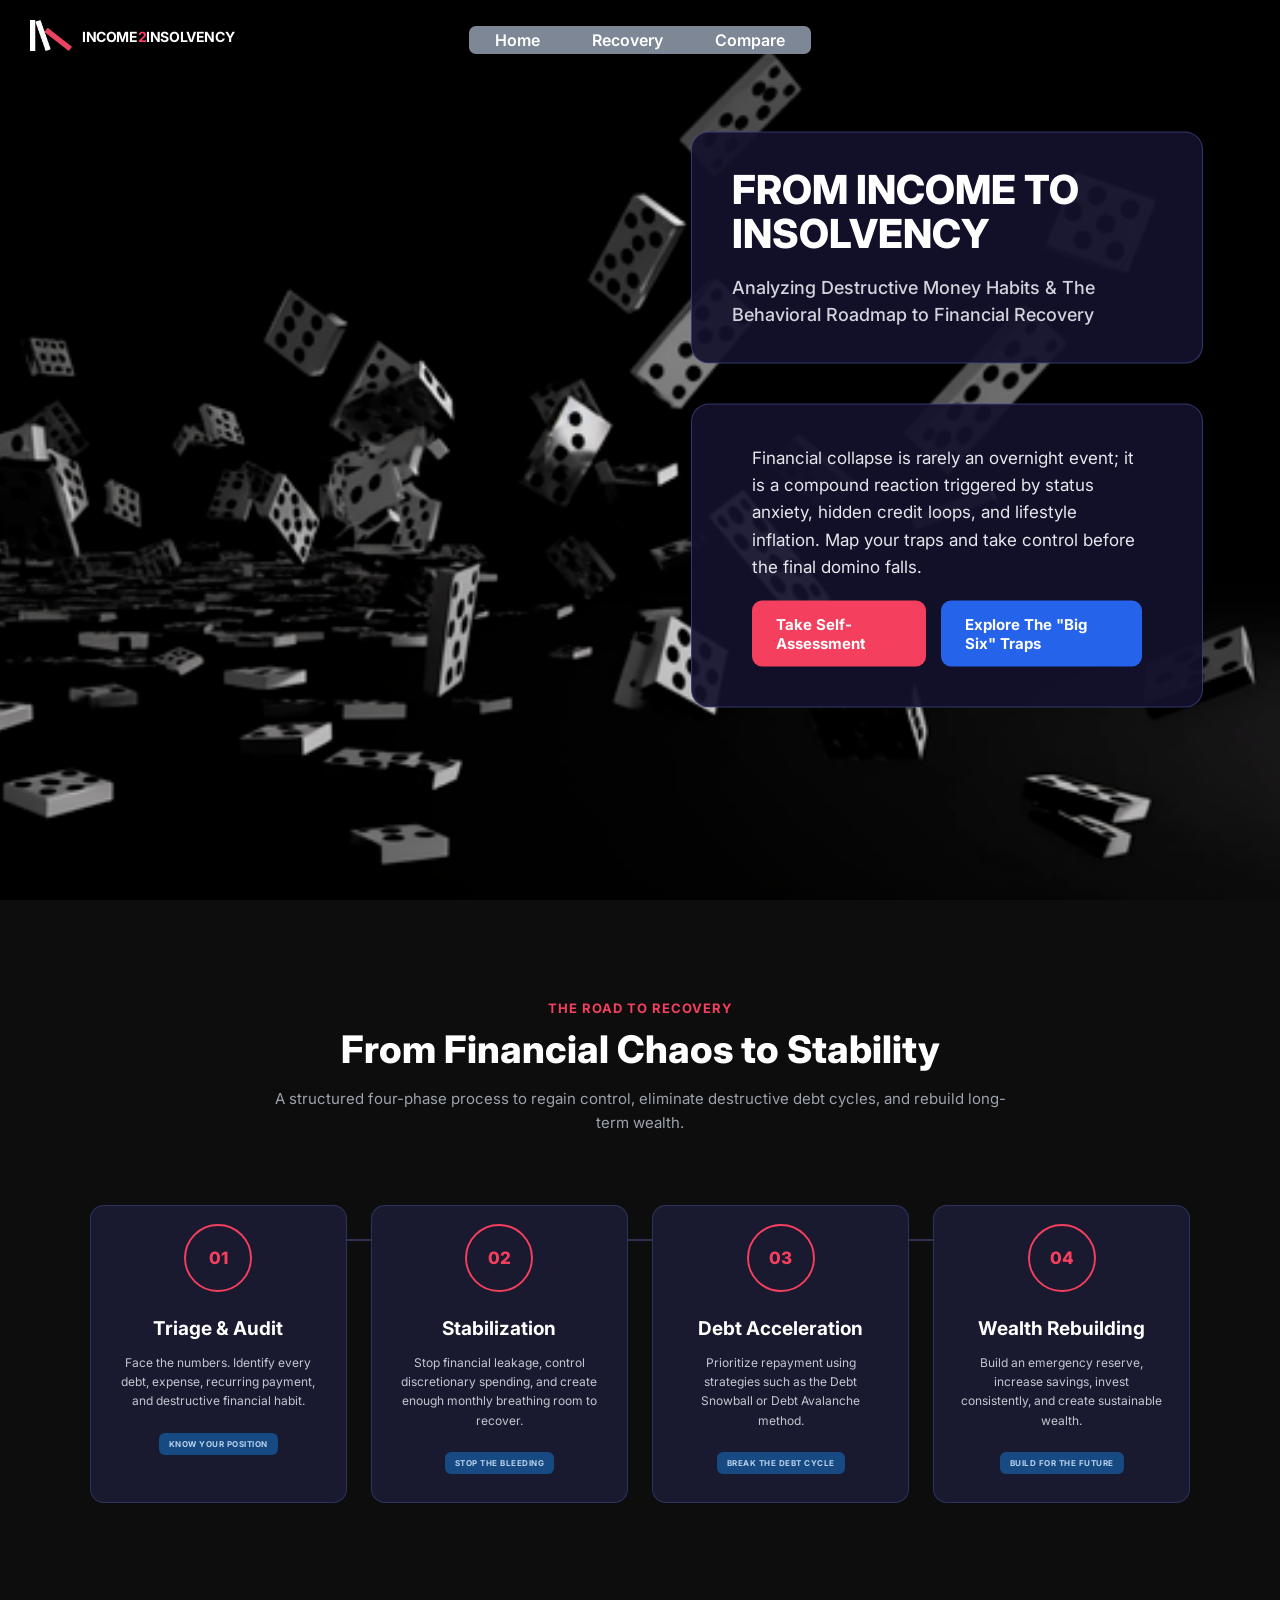
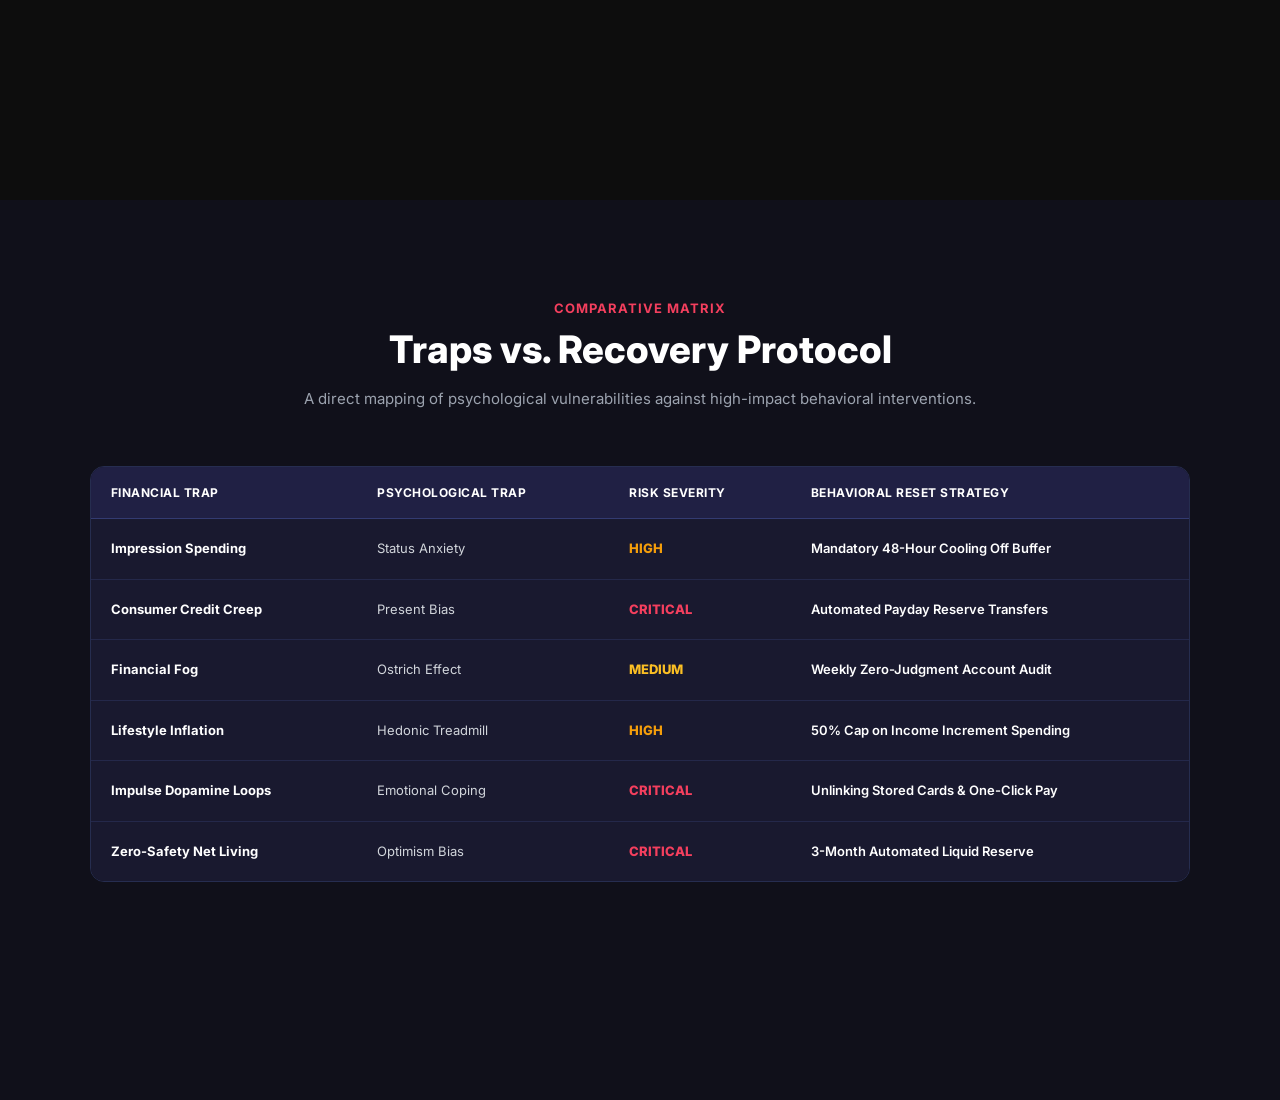
<file: index.html>
<!DOCTYPE html>
<html lang="en">

<head>
    <meta charset="UTF-8">
    <meta name="viewport" content="width=device-width, initial-scale=1.0">

    <link rel="stylesheet" href="css/style.css">

    <link rel="preconnect" href="https://fonts.googleapis.com">
    <link rel="preconnect" href="https://fonts.gstatic.com" crossorigin>
    <link href="https://fonts.googleapis.com/css2?family=Inter:wght@400;500;600;700;800&display=swap" rel="stylesheet">

    <title>Income2Insolvency</title>
</head>

<body>

    <main class="home" id="home">

        <!-- Background -->
        <img class="cover-test" src="assets/coverimage.png" alt="Cover image">


        <!-- Navbar -->
        <header class="navbar">

            <div class="brand">

                <div class="logo">
                    <img src="assets/logo.png" alt="Income2Insolvency logo">
                </div>

                <div class="letter">
                    <span class="text">
                        INCOME<span>2</span>INSOLVENCY
                    </span>
                </div>

            </div>


            <nav class="nav-links">
                <a href="#home">Home</a>
                <a href="#recovery">Recovery</a>
                <a href="#compare">Compare</a>
            </nav>

        </header>


        <!-- Hero Content -->
        <div class="hero-content">

            <div class="title-card">

                <h2>FROM INCOME TO INSOLVENCY</h2>

                <p>
                    Analyzing Destructive Money Habits &
                    The Behavioral Roadmap to Financial Recovery
                </p>

            </div>


            <div class="description-card">

                <p>
                    Financial collapse is rarely an overnight event; it is a
                    compound reaction triggered by status anxiety, hidden
                    credit loops, and lifestyle inflation. Map your traps and
                    take control before the final domino falls.
                </p>


                <div class="buttons">

                    <a href="quiz.html" class="btn btn-primary">
                        Take Self-Assessment
                    </a>

                    <a href="bigsix.html" class="btn btn-secondary">
                        Explore The "Big Six" Traps
                    </a>

                </div>

            </div>

        </div>

    </main>


    <!-- Road to Recovery will be added here -->

    <!-- =========================
     ROAD TO RECOVERY
     ========================= -->

    <section class="recovery" id="recovery">

        <div class="recovery-header">

            <p class="section-label">
                THE ROAD TO RECOVERY
            </p>

            <h1>
                From Financial Chaos to Stability
            </h1>

            <p class="recovery-intro">
                A structured four-phase process to regain control,
                eliminate destructive debt cycles, and rebuild long-term wealth.
            </p>

        </div>


        <div class="recovery-road">

            <!-- Phase 01 -->
            <article class="recovery-card">

                <div class="phase-number">
                    01
                </div>

                <div class="phase-content">

                    <h2>
                        Triage &amp; Audit
                    </h2>

                    <p>
                        Face the numbers. Identify every debt, expense,
                        recurring payment, and destructive financial habit.
                    </p>

                    <span class="phase-action">
                        KNOW YOUR POSITION
                    </span>

                </div>

            </article>


            <!-- Phase 02 -->
            <article class="recovery-card">

                <div class="phase-number">
                    02
                </div>

                <div class="phase-content">

                    <h2>
                        Stabilization
                    </h2>

                    <p>
                        Stop financial leakage, control discretionary spending,
                        and create enough monthly breathing room to recover.
                    </p>

                    <span class="phase-action">
                        STOP THE BLEEDING
                    </span>

                </div>

            </article>


            <!-- Phase 03 -->
            <article class="recovery-card">

                <div class="phase-number">
                    03
                </div>

                <div class="phase-content">

                    <h2>
                        Debt Acceleration
                    </h2>

                    <p>
                        Prioritize repayment using strategies such as the
                        Debt Snowball or Debt Avalanche method.
                    </p>

                    <span class="phase-action">
                        BREAK THE DEBT CYCLE
                    </span>

                </div>

            </article>


            <!-- Phase 04 -->
            <article class="recovery-card">

                <div class="phase-number">
                    04
                </div>

                <div class="phase-content">

                    <h2>
                        Wealth Rebuilding
                    </h2>

                    <p>
                        Build an emergency reserve, increase savings,
                        invest consistently, and create sustainable wealth.
                    </p>

                    <span class="phase-action">
                        BUILD FOR THE FUTURE
                    </span>

                </div>

            </article>

        </div>

    </section>


    <!-- =========================
     COMPARATIVE MATRIX
========================= -->

    <section class="compare" id="compare">

        <div class="compare-header">

            <p class="section-label">
                COMPARATIVE MATRIX
            </p>

            <h1>
                Traps vs. Recovery Protocol
            </h1>

            <p class="compare-intro">
                A direct mapping of psychological vulnerabilities
                against high-impact behavioral interventions.
            </p>

        </div>


        <div class="matrix-container">

            <table class="matrix">

                <thead>
                    <tr>
                        <th>Financial Trap</th>
                        <th>Psychological Trap</th>
                        <th>Risk Severity</th>
                        <th>Behavioral Reset Strategy</th>
                    </tr>
                </thead>


                <tbody>

                    <tr>
                        <td>Impression Spending</td>
                        <td>Status Anxiety</td>
                        <td>
                            <span class="severity high">HIGH</span>
                        </td>
                        <td>Mandatory 48-Hour Cooling Off Buffer</td>
                    </tr>


                    <tr>
                        <td>Consumer Credit Creep</td>
                        <td>Present Bias</td>
                        <td>
                            <span class="severity critical">CRITICAL</span>
                        </td>
                        <td>Automated Payday Reserve Transfers</td>
                    </tr>


                    <tr>
                        <td>Financial Fog</td>
                        <td>Ostrich Effect</td>
                        <td>
                            <span class="severity medium">MEDIUM</span>
                        </td>
                        <td>Weekly Zero-Judgment Account Audit</td>
                    </tr>


                    <tr>
                        <td>Lifestyle Inflation</td>
                        <td>Hedonic Treadmill</td>
                        <td>
                            <span class="severity high">HIGH</span>
                        </td>
                        <td>50% Cap on Income Increment Spending</td>
                    </tr>


                    <tr>
                        <td>Impulse Dopamine Loops</td>
                        <td>Emotional Coping</td>
                        <td>
                            <span class="severity critical">CRITICAL</span>
                        </td>
                        <td>Unlinking Stored Cards &amp; One-Click Pay</td>
                    </tr>


                    <tr>
                        <td>Zero-Safety Net Living</td>
                        <td>Optimism Bias</td>
                        <td>
                            <span class="severity critical">CRITICAL</span>
                        </td>
                        <td>3-Month Automated Liquid Reserve</td>
                    </tr>

                </tbody>

            </table>

        </div>

    </section>



</body>

</html>
</file>
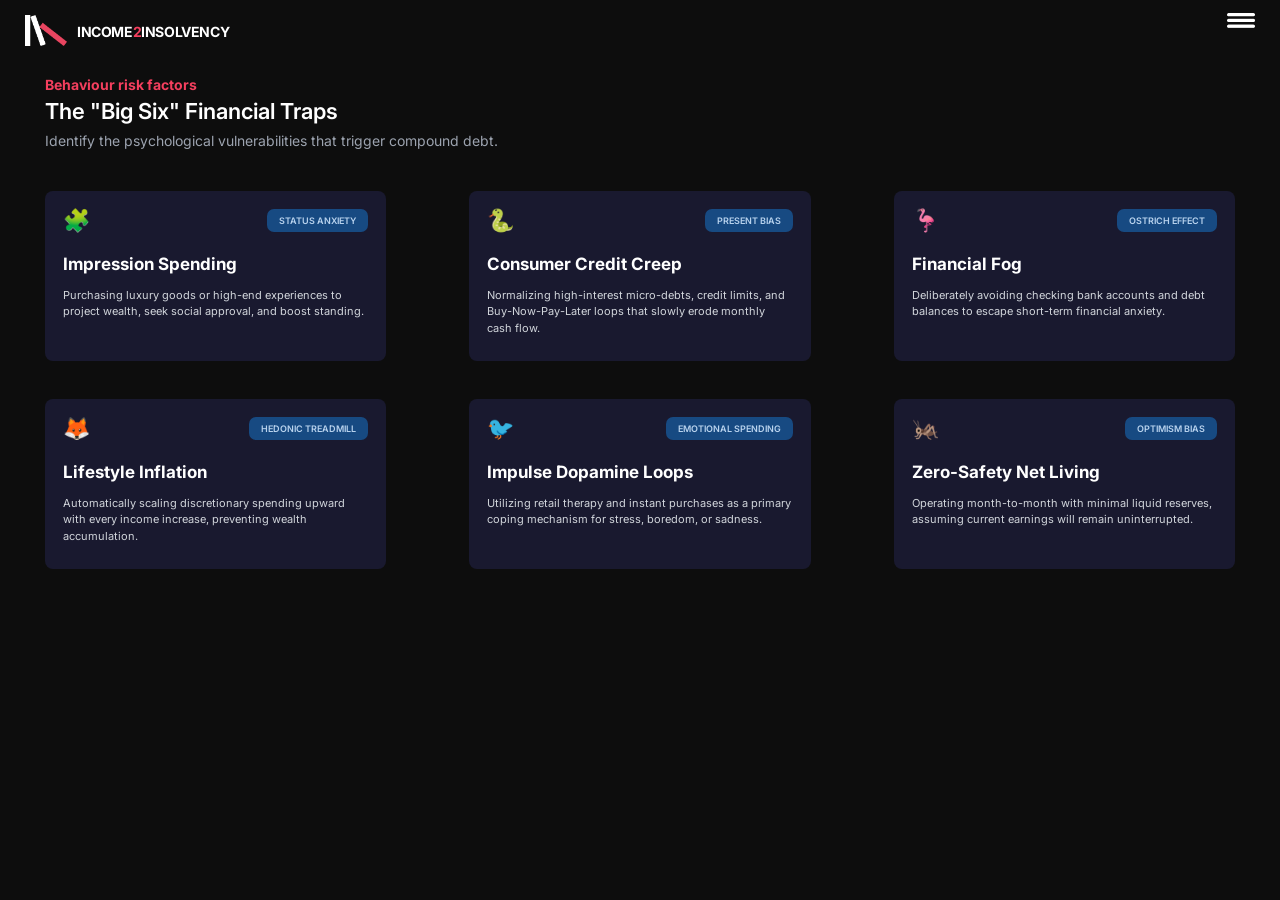
<file: bigsix.html>
<!DOCTYPE html>
<html lang="en">

<head>
    <meta charset="UTF-8">
    <meta name="viewport" content="width=device-width, initial-scale=1.0">

    <link rel="stylesheet" href="css/style.css">

    <link rel="preconnect" href="https://fonts.googleapis.com">
    <link rel="preconnect" href="https://fonts.gstatic.com" crossorigin>

    <link
        href="https://fonts.googleapis.com/css2?family=Inter:wght@400;500;600;700;800&display=swap"
        rel="stylesheet">

    <title>Big Six | Income2Insolvency</title>
</head>

<body>

    <main class="big-six">

        <!-- HEADER -->
        <header class="page-header">

            <div class="brand">

                <div class="logo">
                    <img
                        src="assets/logo.png"
                        alt="Income2Insolvency logo"
                    >
                </div>

                <div class="letter">
                    <span class="text">
                        INCOME<span>2</span>INSOLVENCY
                    </span>
                </div>

            </div>

            <div class="menu">
                <img src="assets/ham.png" alt="Menu">
            </div>

        </header>


        <!-- INTRODUCTION -->
        <section class="big-six-intro">

            <p class="section-label">
                Behaviour risk factors
            </p>

            <h1>
                The "Big Six" Financial Traps
            </h1>

            <p class="intro-text">
                Identify the psychological vulnerabilities that trigger compound debt.
            </p>

        </section>


        <!-- SIX FINANCIAL TRAPS -->
        <section class="traps">

            <!-- CARD 1 -->
            <article class="trap-card">

                <div class="trap-top">
                    <span class="trap-icon">🧩</span>
                    <span class="trap-tag">STATUS ANXIETY</span>
                </div>

                <h2>
                    Impression Spending
                </h2>

                <p>
                    Purchasing luxury goods or high-end experiences
                    to project wealth, seek social approval, and boost
                    standing.
                </p>

            </article>


            <!-- CARD 2 -->
            <article class="trap-card">

                <div class="trap-top">
                    <span class="trap-icon">🐍</span>
                    <span class="trap-tag">PRESENT BIAS</span>
                </div>

                <h2>
                    Consumer Credit Creep
                </h2>

                <p>
                    Normalizing high-interest micro-debts, credit limits,
                    and Buy-Now-Pay-Later loops that slowly erode
                    monthly cash flow.
                </p>

            </article>


            <!-- CARD 3 -->
            <article class="trap-card">

                <div class="trap-top">
                    <span class="trap-icon">🦩</span>
                    <span class="trap-tag">OSTRICH EFFECT</span>
                </div>

                <h2>
                    Financial Fog
                </h2>

                <p>
                    Deliberately avoiding checking bank accounts and
                    debt balances to escape short-term financial anxiety.
                </p>

            </article>


            <!-- CARD 4 -->
            <article class="trap-card">

                <div class="trap-top">
                    <span class="trap-icon">🦊</span>
                    <span class="trap-tag">HEDONIC TREADMILL</span>
                </div>

                <h2>
                    Lifestyle Inflation
                </h2>

                <p>
                    Automatically scaling discretionary spending upward
                    with every income increase, preventing wealth accumulation.
                </p>

            </article>


            <!-- CARD 5 -->
            <article class="trap-card">

                <div class="trap-top">
                    <span class="trap-icon">🐦</span>
                    <span class="trap-tag">EMOTIONAL SPENDING</span>
                </div>

                <h2>
                    Impulse Dopamine Loops
                </h2>

                <p>
                    Utilizing retail therapy and instant purchases as a
                    primary coping mechanism for stress, boredom, or sadness.
                </p>

            </article>


            <!-- CARD 6 -->
            <article class="trap-card">

                <div class="trap-top">
                    <span class="trap-icon">🦗</span>
                    <span class="trap-tag">OPTIMISM BIAS</span>
                </div>

                <h2>
                    Zero-Safety Net Living
                </h2>

                <p>
                    Operating month-to-month with minimal liquid reserves,
                    assuming current earnings will remain uninterrupted.
                </p>

            </article>

        </section>

    </main>

</body>

</html>
</file>
<file: css/style.css>
/* =========================
   GLOBAL
========================= */

* {
    margin: 0;
    padding: 0;
    box-sizing: border-box;
}

body {
    font-family: "Inter", sans-serif;
}


/* =========================
   HOME PAGE
========================= */

.home {
    position: relative;
    width: 100%;
    height: 100vh;
    overflow: visible;
}

.cover-test {
    position: absolute;
    inset: 0;
    width: 100%;
    height: 100%;
    object-fit: cover;
    z-index: 1;
}


/* =========================
   HOME NAVBAR
========================= */

.navbar {
    position: fixed;
    top: 20px;
    left: 30px;
    right: 30px;

    height: 40px;

    z-index: 100;

    display: flex;
    align-items: center;
    justify-content: center;
}


/* Logo */

.navbar .brand {
    position: absolute;
    left: 0;
    top: 0;

    display: flex;
    align-items: center;
    gap: 10px;
}

.navbar .logo img {
    width: 42px;
    height: auto;
    display: block;
}

.navbar .letter .text {
    color: #ffffff;
    font-size: 14px;
    font-weight: 700;
    letter-spacing: -0.4px;
}

.navbar .letter .text span {
    color: #f43f5e;
}


/* Navigation pill */

.nav-links {
    display: flex;
    align-items: center;

    background: #7d8795;
    border-radius: 7px;

    overflow: hidden;
}

.nav-links a {
    color: #ffffff;
    text-decoration: none;

    font-size: 16px;
    font-weight: 600;

    padding: 4px 26px;

    transition: background 0.2s ease;
}

.nav-links a:hover {
    background: rgba(255, 255, 255, 0.12);
}


/* =========================
   OLD MENU
========================= */

.menu {
    display: none;
}


/* =========================
   HOME HERO
========================= */

.hero-content {
    position: absolute;
    top: 43%;
    right: 6%;

    transform: translateY(-50%);

    width: 40%;

    z-index: 5;
}


/* =========================
   TITLE CARD
========================= */

.title-card {
    margin-top: 65px;

    background: rgba(20, 18, 45, 0.92);

    border: 1px solid rgba(80, 100, 180, 0.5);

    border-radius: 18px;

    padding: 35px 40px;
}

.title-card h2 {
    color: #ffffff;

    font-size: 40px;
    font-weight: 800;

    line-height: 1.1;

    margin-bottom: 18px;
}

.title-card p {
    color: #d1d5db;

    font-size: 18px;
    font-weight: 500;

    line-height: 1.5;
}


/* =========================
   DESCRIPTION CARD
========================= */

.description-card {
    margin-top: 40px;

    background: rgba(20, 18, 45, 0.92);

    border: 1px solid rgba(80, 100, 180, 0.5);

    border-radius: 18px;

    padding: 40px 60px;
}

.description-card p {
    color: #e5e7eb;

    font-size: 17px;
    font-weight: 400;

    line-height: 1.6;
}


/* =========================
   BUTTONS
========================= */

.buttons {
    display: flex;
    gap: 15px;

    margin-top: 20px;
}

.btn {
    display: inline-flex;

    align-items: center;
    justify-content: center;

    padding: 14px 24px;

    border-radius: 10px;

    text-decoration: none;

    font-size: 15px;
    font-weight: 700;

    transition: 0.2s ease;
}

.btn-primary {
    background: #f43f5e;
    color: #ffffff;
}

.btn-secondary {
    background: #2563eb;
    color: #ffffff;
}

.btn:hover {
    transform: translateY(-2px);
    opacity: 0.9;
}


/* =========================================================
   BIG SIX PAGE
========================================================= */

.big-six {
    width: 100%;
    min-height: 100vh;

    background: #0d0d0d;
    color: #ffffff;

    padding: 10px 20px 20px;

    display: flex;
    flex-direction: column;

    overflow: hidden;
}


/* =========================
   BIG SIX HEADER
========================= */

.page-header {
    position: relative;
    width: 100%;
    height: 48px;
    flex-shrink: 0;
}


/* Logo */

.page-header .brand {
    position: absolute;

    top: 5px;
    left: 5px;

    display: flex;
    align-items: center;

    gap: 10px;

    z-index: 5;
}

.page-header .logo {
    display: flex;
    align-items: center;
}

.page-header .logo img {
    width: 42px;
    height: auto;
    display: block;
}


/* Logo text */

.page-header .letter {
    display: block;
}

.page-header .letter .text {
    color: #ffffff;

    font-size: 14px;
    font-weight: 700;

    letter-spacing: -0.4px;

    white-space: nowrap;
}

.page-header .letter .text span {
    color: #f43f5e;
}


/* Menu */

.page-header .menu {
    position: absolute;

    top: 3px;
    right: 5px;

    display: block;

    z-index: 5;
}

.page-header .menu img {
    width: 28px;
    height: auto;
    display: block;
}

/* =========================
   INTRO
========================= */

.big-six-intro {
    width: 100%;

    background: #0d0d0d;

    padding: 18px 25px 0;

    flex-shrink: 0;
}

.section-label {
    color: #f43f5e;

    font-size: 14px;
    font-weight: 700;

    margin-bottom: 5px;
}

.big-six-intro h1 {
    color: #ffffff;

    font-size: 22px;
    font-weight: 600;

    margin-bottom: 7px;
}

.intro-text {
    color: #9ca3af;

    font-size: 14px;

    line-height: 1.4;
}


/* =========================
   CARD GRID
========================= */

.traps {
    width: 100%;

    background: #0d0d0d;

    padding: 40px 25px 45px;

    display: grid;

    grid-template-columns: repeat(3, minmax(0, 1fr));

    column-gap: 7%;
    row-gap: 38px;

    flex: 1;

    align-content: start;
}


/* =========================
   CARDS
========================= */

.trap-card {
    background: #19192f;

    border-radius: 8px;

    padding: 18px;

    height: 170px;

    transition:
        transform 0.2s ease,
        background 0.2s ease;
}

.trap-card:hover {
    transform: translateY(-4px);

    background: #1d1d36;
}


/* =========================
   CARD TOP
========================= */

.trap-top {
    display: flex;

    align-items: center;
    justify-content: space-between;

    margin-bottom: 22px;
}

.trap-icon {
    font-size: 22px;

    line-height: 1;
}

.trap-tag {
    background: #174a82;

    color: #b9d3ee;

    padding: 6px 12px;

    border-radius: 7px;

    font-size: 9px;
    font-weight: 600;

    white-space: nowrap;
}


/* =========================
   CARD TEXT
========================= */

.trap-card h2 {
    color: #ffffff;

    font-size: 17px;
    font-weight: 700;

    margin-bottom: 13px;
}

.trap-card p {
    color: #d1d5db;

    font-size: 11px;

    line-height: 1.5;
}


/* =========================================================
   RESPONSIVE
========================================================= */

@media (max-width: 1100px) {

    .traps {
        column-gap: 40px;
    }

    .trap-card h2 {
        font-size: 14px;
    }

    .trap-card p {
        font-size: 9px;
    }
}


@media (max-width: 900px) {

    .traps {
        grid-template-columns: repeat(2, 1fr);

        column-gap: 30px;
        row-gap: 30px;
    }

    .hero-content {
        width: 55%;
    }

    .nav-links a {
        padding: 4px 18px;
    }
}


@media (max-width: 600px) {

    /* =========================
       HOME
    ========================= */

    .navbar {
        left: 15px;
        right: 15px;
    }

    .navbar .logo img {
        width: 36px;
    }

    .navbar .letter .text {
        font-size: 11px;
    }

    .nav-links a {
        font-size: 12px;
        padding: 5px 10px;
    }

    .hero-content {
        width: 90%;
        right: 5%;
    }

    .title-card {
        padding: 25px;
    }

    .title-card h2 {
        font-size: 30px;
    }

    .description-card {
        padding: 25px;
    }

    .buttons {
        flex-direction: column;
    }

    .btn {
        width: 100%;
    }


    /* =========================
       BIG SIX
    ========================= */

    .big-six {
        padding: 10px 12px 20px;

        overflow: auto;
    }

    .big-six-intro {
        padding: 20px 12px 0;
    }

    .traps {
        grid-template-columns: 1fr;

        padding: 30px 12px;

        row-gap: 20px;
    }

    .trap-card {
        height: auto;

        min-height: 150px;
    }
}

/* =========================================================
   ROAD TO RECOVERY
========================================================= */

.recovery {
    width: 100%;
    min-height: 100vh;

    background: #0d0d0d;
    color: #ffffff;

    padding: 100px 7% 110px;

    position: relative;
}


/* =========================
   RECOVERY HEADER
========================= */

.recovery-header {
    max-width: 750px;

    margin: 0 auto 70px;

    text-align: center;
}

.recovery-header .section-label {
    color: #f43f5e;

    font-size: 13px;
    font-weight: 700;

    letter-spacing: 1px;

    margin-bottom: 10px;
}

.recovery-header h1 {
    color: #ffffff;

    font-size: 38px;
    font-weight: 800;

    margin-bottom: 15px;
}

.recovery-intro {
    color: #9ca3af;

    font-size: 15px;
    line-height: 1.6;
}


/* =========================
   RECOVERY ROAD
========================= */

.recovery-road {
    width: 100%;

    display: grid;

    grid-template-columns: repeat(4, 1fr);

    gap: 24px;

    position: relative;
}


/* Connecting line */

.recovery-road::before {
    content: "";

    position: absolute;

    top: 34px;
    left: 8%;
    right: 8%;

    height: 2px;

    background: #30304d;

    z-index: 1;
}


/* =========================
   RECOVERY CARD
========================= */

.recovery-card {
    position: relative;

    background: #19192f;

    border: 1px solid rgba(80, 100, 180, 0.35);

    border-radius: 14px;

    padding: 0 24px 28px;

    z-index: 2;

    transition:
        transform 0.2s ease,
        border-color 0.2s ease;
}

.recovery-card:hover {
    transform: translateY(-5px);

    border-color: rgba(244, 63, 94, 0.5);
}


/* =========================
   PHASE NUMBER
========================= */

.phase-number {
    width: 68px;
    height: 68px;

    margin: 18px auto 25px;

    display: flex;

    align-items: center;
    justify-content: center;

    background: #19192f;

    border: 2px solid #f43f5e;

    border-radius: 50%;

    color: #f43f5e;

    font-size: 17px;
    font-weight: 800;
}


/* =========================
   PHASE CONTENT
========================= */

.phase-content {
    text-align: center;
}

.phase-content h2 {
    color: #ffffff;

    font-size: 19px;
    font-weight: 700;

    margin-bottom: 13px;
}

.phase-content p {
    color: #c5c7d0;

    font-size: 12px;

    line-height: 1.6;

    margin-bottom: 20px;
}

.phase-action {
    display: inline-block;

    background: #174a82;

    color: #b9d3ee;

    padding: 6px 10px;

    border-radius: 6px;

    font-size: 8px;
    font-weight: 700;

    letter-spacing: 0.5px;
}

/* =========================================================
   COMPARATIVE MATRIX
========================================================= */

.compare {
    width: 100%;
    min-height: 100vh;

    background: #10101a;
    color: #ffffff;

    padding: 100px 7%;
}


/* =========================
   MATRIX HEADER
========================= */

.compare-header {
    max-width: 750px;

    margin: 0 auto 55px;

    text-align: center;
}

.compare-header .section-label {
    color: #f43f5e;

    font-size: 13px;
    font-weight: 700;

    letter-spacing: 1px;

    margin-bottom: 10px;
}

.compare-header h1 {
    color: #ffffff;

    font-size: 38px;
    font-weight: 800;

    margin-bottom: 15px;
}

.compare-intro {
    color: #9ca3af;

    font-size: 15px;
    line-height: 1.6;
}


/* =========================
   TABLE CONTAINER
========================= */

.matrix-container {
    width: 100%;

    overflow-x: auto;

    border-radius: 14px;

    border: 1px solid rgba(80, 100, 180, 0.35);
}


/* =========================
   TABLE
========================= */

.matrix {
    width: 100%;

    min-width: 850px;

    border-collapse: collapse;

    background: #19192f;
}


/* =========================
   TABLE HEADER
========================= */

.matrix thead {
    background: #202044;
}

.matrix th {
    color: #ffffff;

    text-align: left;

    padding: 18px 20px;

    font-size: 12px;
    font-weight: 700;

    text-transform: uppercase;

    letter-spacing: 0.5px;

    border-bottom: 1px solid rgba(80, 100, 180, 0.4);
}


/* =========================
   TABLE BODY
========================= */

.matrix td {
    color: #d1d5db;

    padding: 20px;

    font-size: 13px;

    line-height: 1.5;

    border-bottom: 1px solid rgba(80, 100, 180, 0.2);
}


/* Financial Trap */

.matrix td:first-child {
    color: #ffffff;

    font-weight: 700;
}


/* Recovery Protocol */

.matrix td:last-child {
    color: #ffffff;

    font-weight: 600;
}


/* =========================
   MECHANISM TAG
========================= */

.mechanism {
    display: inline-block;

    background: #174a82;

    color: #b9d3ee;

    padding: 6px 10px;

    border-radius: 6px;

    font-size: 9px;

    font-weight: 700;

    letter-spacing: 0.4px;

    white-space: nowrap;
}


/* =========================
   TABLE ROWS
========================= */

.matrix tbody tr {
    transition: background 0.2s ease;
}

.matrix tbody tr:hover {
    background: #1d1d36;
}

.matrix tbody tr:last-child td {
    border-bottom: none;
}
/* =========================
   RISK SEVERITY
========================= */

.severity {
    font-weight: 800;
    font-size: 13px;
}

.severity.high {
    color: #f59e0b;
}

.severity.critical {
    color: #f43f5e;
}

.severity.medium {
    color: #fbbf24;
}
</file>
